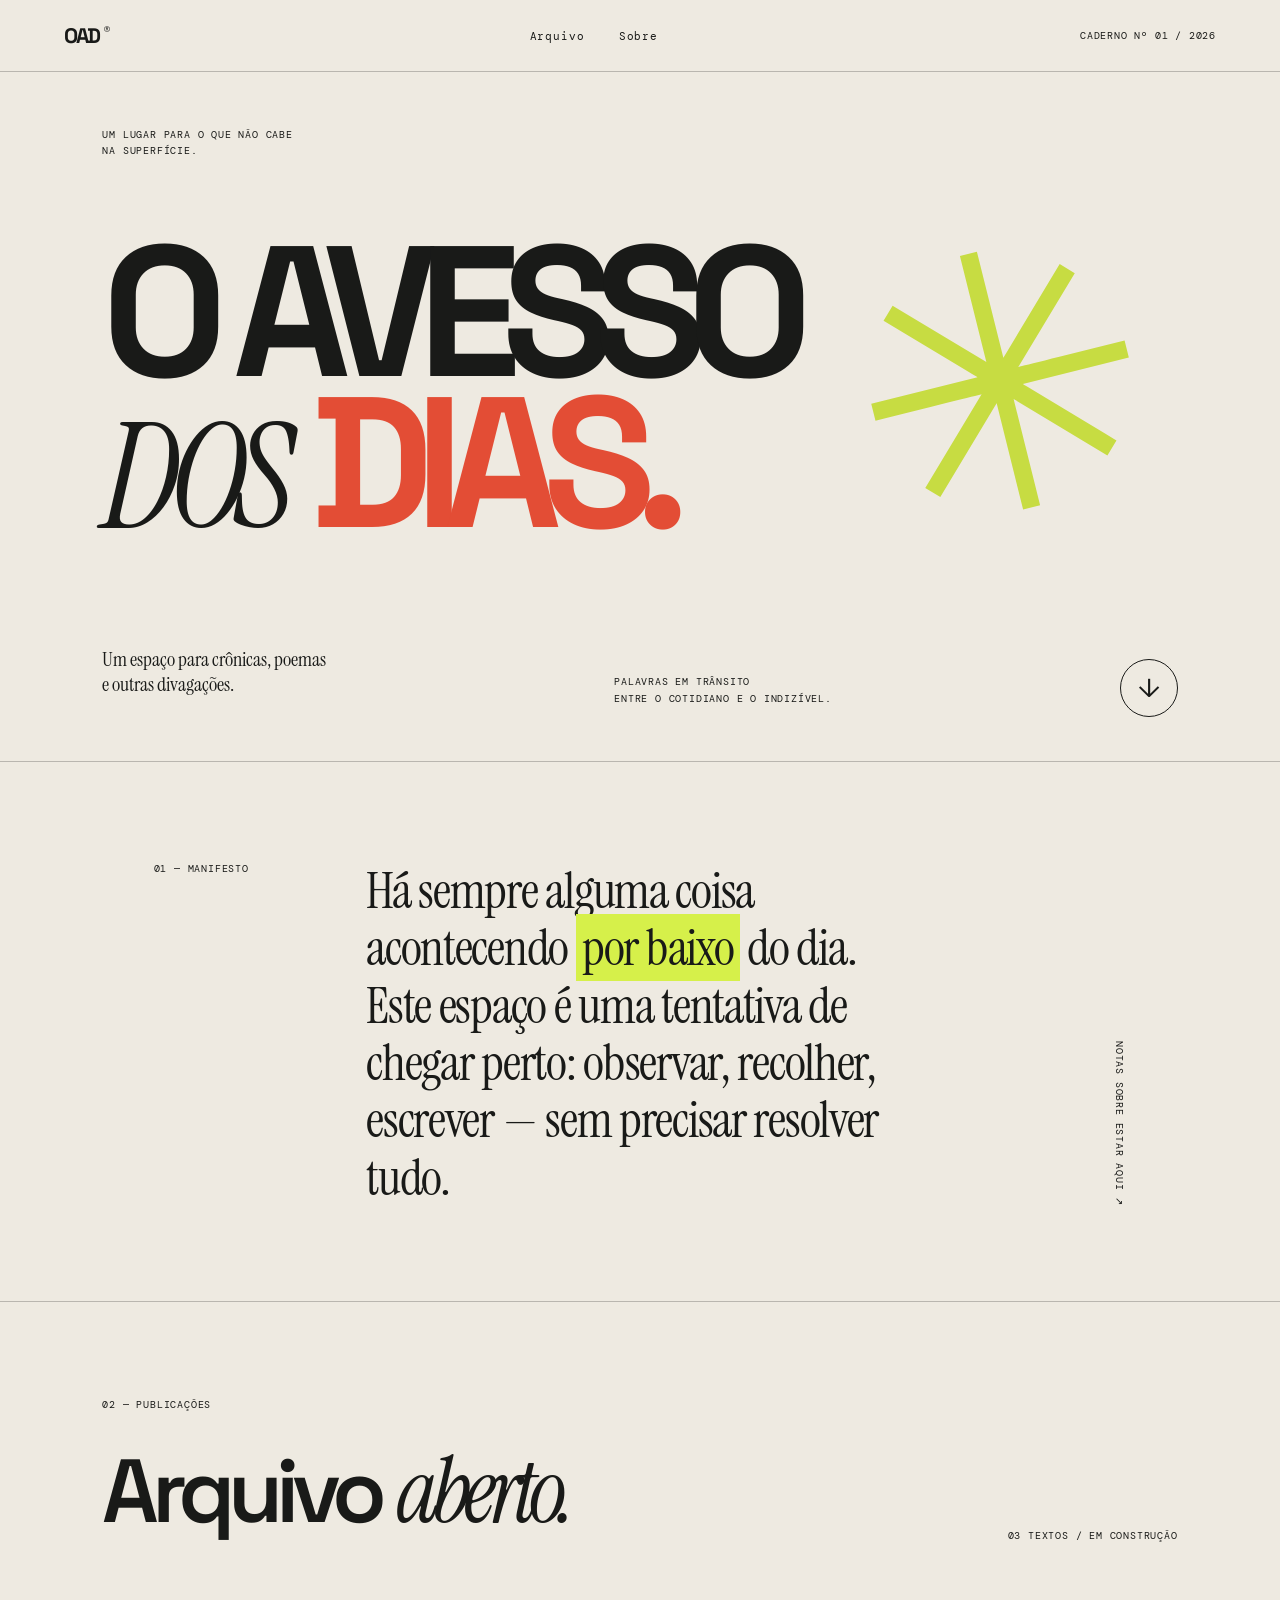
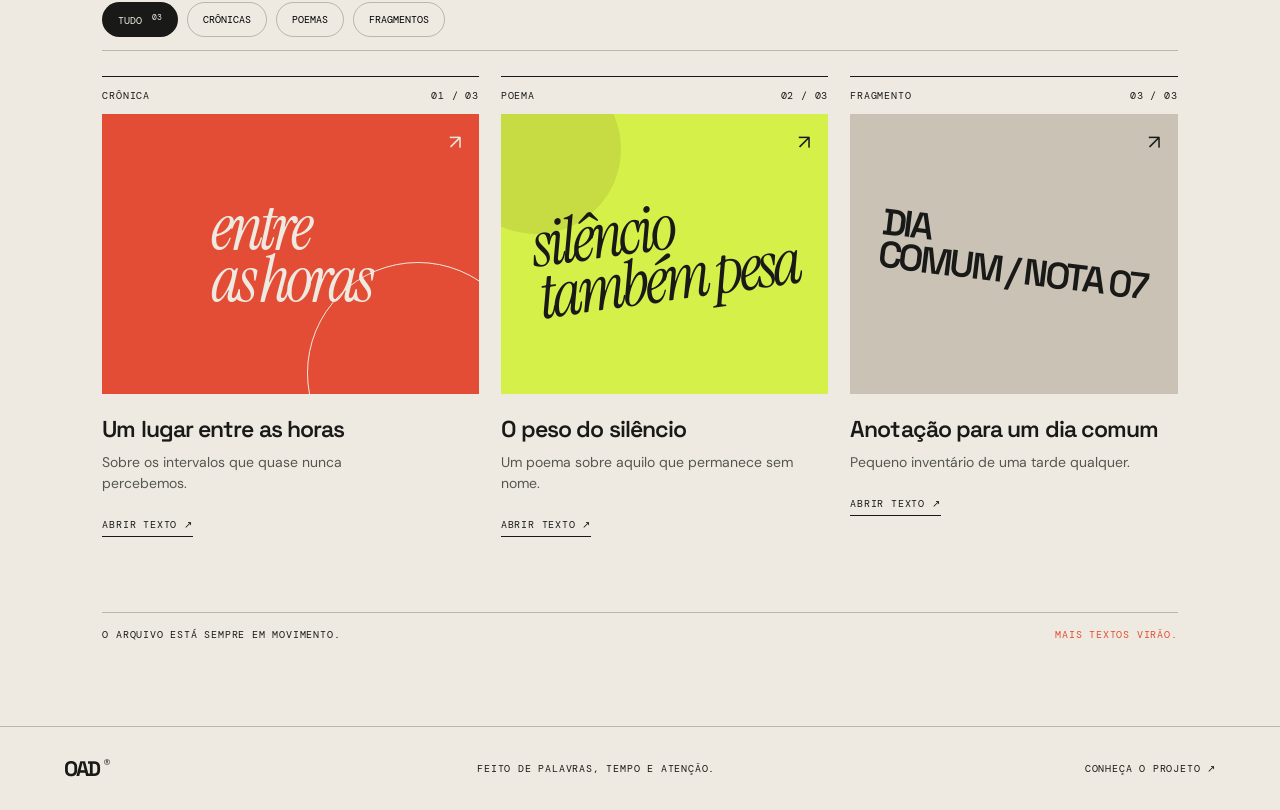
<file: index.html>
<!doctype html>
<html lang="pt-BR">
<head>
  <meta charset="utf-8"><meta name="viewport" content="width=device-width, initial-scale=1">
  <meta name="description" content="O Avesso dos Dias — um espaço para crônicas, poemas e outras divagações.">
  <title>O Avesso dos Dias — escrita em estado de experiência</title>
  <link rel="preconnect" href="https://fonts.googleapis.com">
  <link rel="preconnect" href="https://fonts.gstatic.com" crossorigin>
  <link href="https://fonts.googleapis.com/css2?family=DM+Mono:wght@400;500&family=DM+Sans:wght@400;500;700&family=Space+Grotesk:wght@400;500;600;700&display=swap" rel="stylesheet">
  <link rel="stylesheet" href="style.css">
</head>
<body>
<header class="topbar">
  <a class="wordmark" href="index.html">OAD<span>®</span></a>
  <nav><a href="#arquivo">Arquivo</a><a href="sobre.html">Sobre</a></nav>
  <span class="edition">CADERNO Nº 01 / 2026</span>
</header>
<main>
  <section class="hero">
    <div class="hero-index">UM LUGAR PARA O QUE NÃO CABE<br>NA SUPERFÍCIE.</div>
    <h1>O AVESSO<br><em>DOS</em> <span>DIAS.</span></h1>
    <div class="hero-bottom">
      <p>Um espaço para crônicas, poemas<br>e outras divagações.</p>
      <p class="hero-note">PALAVRAS EM TRÂNSITO<br>ENTRE O COTIDIANO E O INDIZÍVEL.</p>
      <a class="circle-link" href="#arquivo" aria-label="Ir para o arquivo">↓</a>
    </div>
    <div class="hero-mark" aria-hidden="true">✳</div>
  </section>

  <section class="statement">
    <span class="eyebrow">01 — MANIFESTO</span>
    <p>Há sempre alguma coisa acontecendo <span>por baixo</span> do dia. Este espaço é uma tentativa de chegar perto: observar, recolher, escrever — sem precisar resolver tudo.</p>
    <span class="statement-side">NOTAS SOBRE ESTAR AQUI ↗</span>
  </section>

  <section id="arquivo" class="archive">
    <div class="section-head">
      <div><span class="eyebrow">02 — PUBLICAÇÕES</span><h2>Arquivo <i>aberto.</i></h2></div>
      <span class="archive-count">03 TEXTOS / EM CONSTRUÇÃO</span>
    </div>
    <div class="filter-row" role="group" aria-label="Filtrar publicações">
      <button class="filter active" data-filter="todos">Tudo <sup>03</sup></button>
      <button class="filter" data-filter="cronica">Crônicas</button>
      <button class="filter" data-filter="poema">Poemas</button>
      <button class="filter" data-filter="fragmento">Fragmentos</button>
    </div>
    <div class="post-grid">
      <a class="post-card post-featured" data-category="cronica" href="textos/um-lugar-entre-as-horas.html">
        <div class="card-meta"><span>CRÔNICA</span><span>01 / 03</span></div>
        <div class="card-art art-one"><span>entre<br>as horas</span><b>↗</b></div>
        <h3>Um lugar entre as horas</h3><p>Sobre os intervalos que quase nunca percebemos.</p>
        <span class="read-link">ABRIR TEXTO ↗</span>
      </a>
      <a class="post-card" data-category="poema" href="textos/o-peso-do-silencio.html">
        <div class="card-meta"><span>POEMA</span><span>02 / 03</span></div>
        <div class="card-art art-two"><span>silêncio<br>também pesa</span><b>↗</b></div>
        <h3>O peso do silêncio</h3><p>Um poema sobre aquilo que permanece sem nome.</p>
        <span class="read-link">ABRIR TEXTO ↗</span>
      </a>
      <a class="post-card" data-category="fragmento" href="textos/anotacao-para-um-dia-comum.html">
        <div class="card-meta"><span>FRAGMENTO</span><span>03 / 03</span></div>
        <div class="card-art art-three"><span>dia<br>comum / nota 07</span><b>↗</b></div>
        <h3>Anotação para um dia comum</h3><p>Pequeno inventário de uma tarde qualquer.</p>
        <span class="read-link">ABRIR TEXTO ↗</span>
      </a>
    </div>
    <p class="archive-foot">O ARQUIVO ESTÁ SEMPRE EM MOVIMENTO. <span>MAIS TEXTOS VIRÃO.</span></p>
  </section>
</main>
<footer><a class="wordmark" href="#">OAD<span>®</span></a><span>FEITO DE PALAVRAS, TEMPO E ATENÇÃO.</span><a href="sobre.html">CONHEÇA O PROJETO ↗</a></footer>
<script src="script.js"></script>
</body></html>
</file>
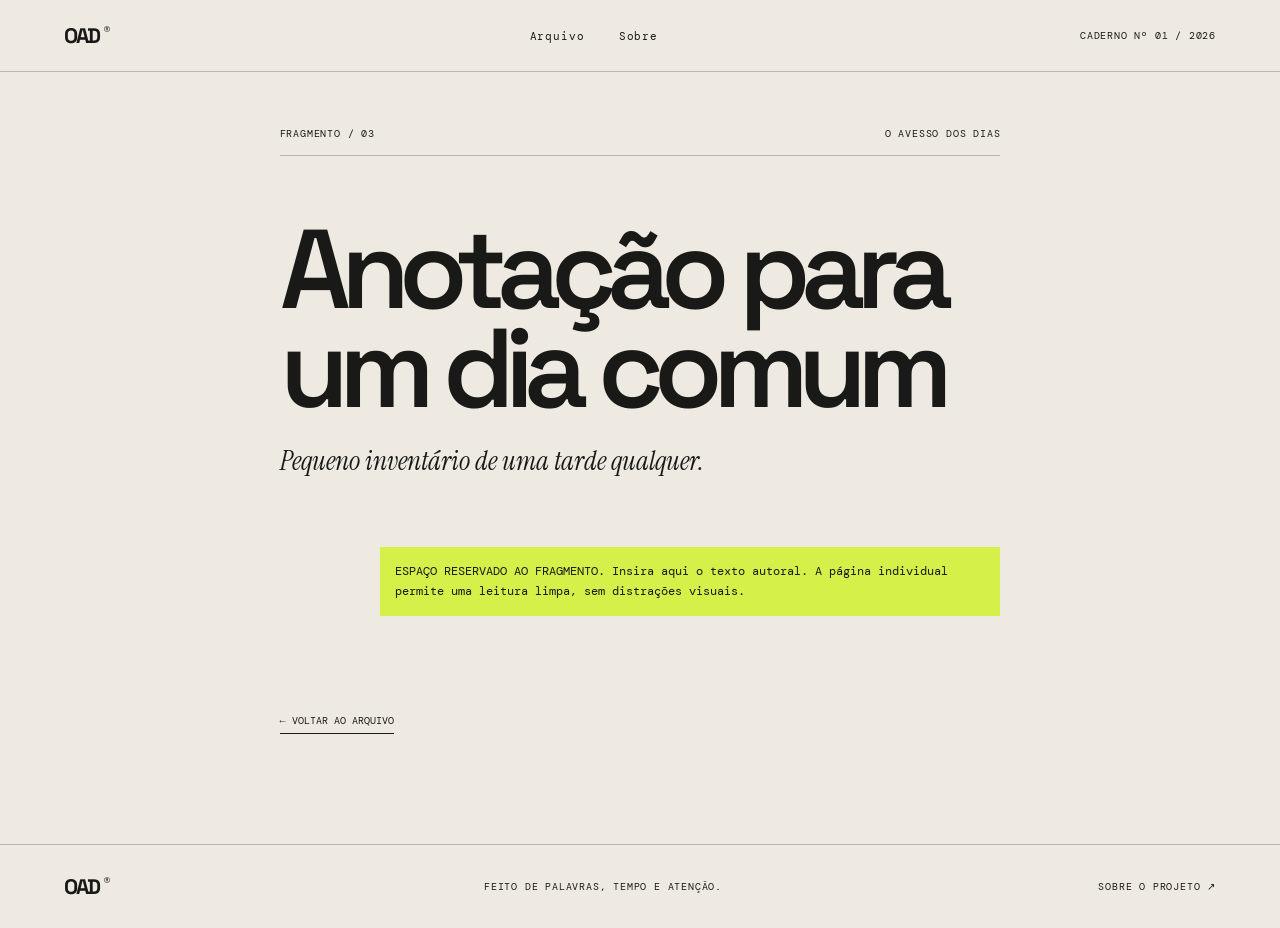
<file: anotacao-para-um-dia-comum.html>
<!doctype html><html lang="pt-BR"><head><meta charset="utf-8"><meta name="viewport" content="width=device-width, initial-scale=1"><title>Anotação para um dia comum — O Avesso dos Dias</title><link rel="preconnect" href="https://fonts.googleapis.com"><link rel="preconnect" href="https://fonts.gstatic.com" crossorigin><link href="https://fonts.googleapis.com/css2?family=DM+Mono:wght@400;500&family=DM+Sans:wght@400;500;700&family=Space+Grotesk:wght@400;500;600;700&family=Instrument+Serif:ital@0;1&display=swap" rel="stylesheet"><link rel="stylesheet" href="../style.css"></head><body><header class="topbar"><a class="wordmark" href="../index.html">OAD<span>®</span></a><nav><a href="../index.html#arquivo">Arquivo</a><a href="../sobre.html">Sobre</a></nav><span class="edition">CADERNO Nº 01 / 2026</span></header><main class="article-shell"><div class="article-top"><span>FRAGMENTO / 03</span><span>O AVESSO DOS DIAS</span></div><h1 class="article-title">Anotação para um dia comum</h1><p class="article-deck">Pequeno inventário de uma tarde qualquer.</p><div class="article-body"><p class="placeholder">ESPAÇO RESERVADO AO FRAGMENTO. Insira aqui o texto autoral. A página individual permite uma leitura limpa, sem distrações visuais.</p></div><a class="back-link" href="../index.html#arquivo">← VOLTAR AO ARQUIVO</a></main><footer><a class="wordmark" href="../index.html">OAD<span>®</span></a><span>FEITO DE PALAVRAS, TEMPO E ATENÇÃO.</span><a href="../sobre.html">SOBRE O PROJETO ↗</a></footer></body></html>
</file>
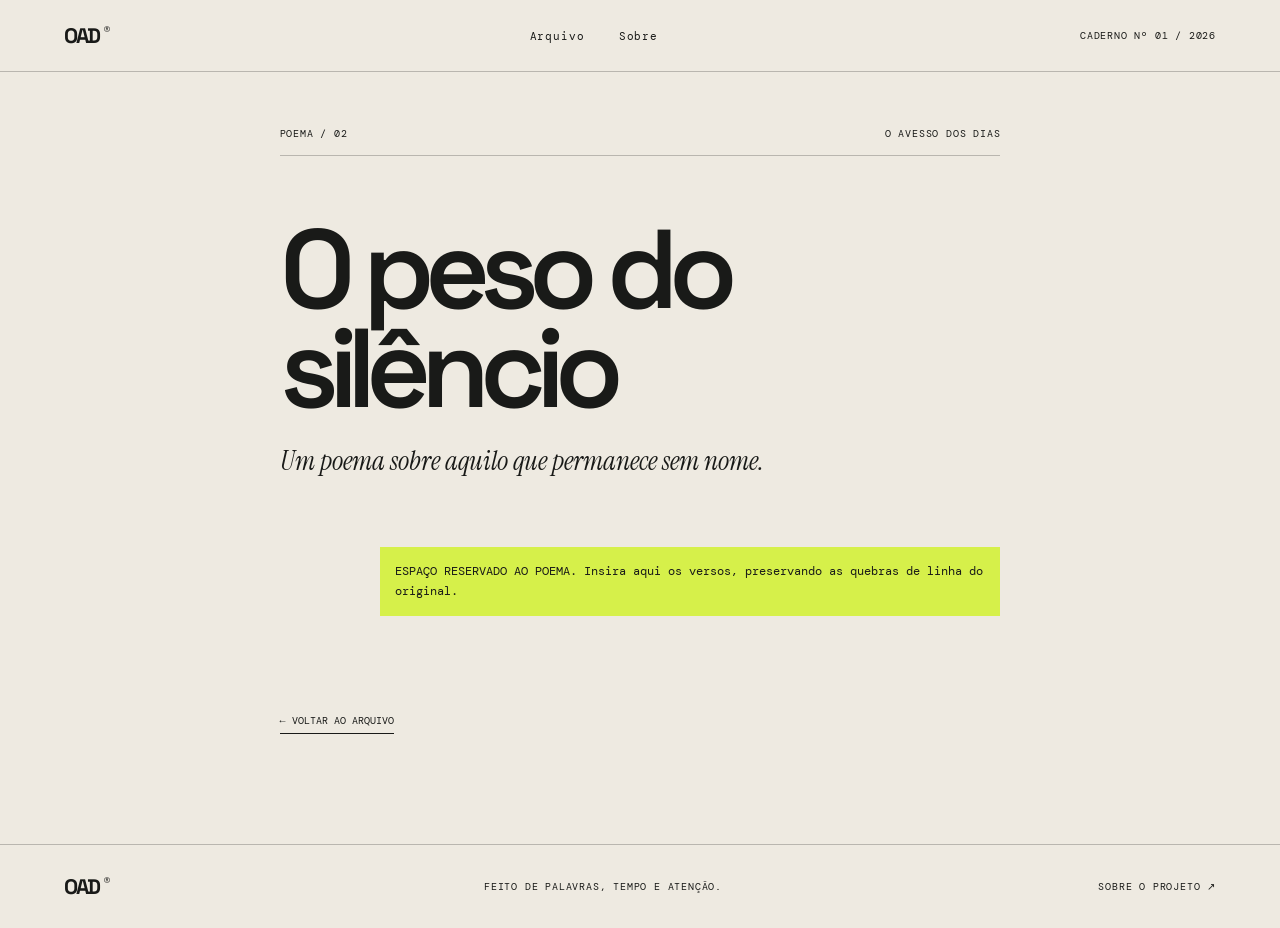
<file: o-peso-do-silencio.html>
<!doctype html><html lang="pt-BR"><head><meta charset="utf-8"><meta name="viewport" content="width=device-width, initial-scale=1"><title>O peso do silêncio — O Avesso dos Dias</title><link rel="preconnect" href="https://fonts.googleapis.com"><link rel="preconnect" href="https://fonts.gstatic.com" crossorigin><link href="https://fonts.googleapis.com/css2?family=DM+Mono:wght@400;500&family=DM+Sans:wght@400;500;700&family=Space+Grotesk:wght@400;500;600;700&family=Instrument+Serif:ital@0;1&display=swap" rel="stylesheet"><link rel="stylesheet" href="../style.css"></head><body><header class="topbar"><a class="wordmark" href="../index.html">OAD<span>®</span></a><nav><a href="../index.html#arquivo">Arquivo</a><a href="../sobre.html">Sobre</a></nav><span class="edition">CADERNO Nº 01 / 2026</span></header><main class="article-shell"><div class="article-top"><span>POEMA / 02</span><span>O AVESSO DOS DIAS</span></div><h1 class="article-title">O peso do silêncio</h1><p class="article-deck">Um poema sobre aquilo que permanece sem nome.</p><div class="article-body"><p class="placeholder">ESPAÇO RESERVADO AO POEMA. Insira aqui os versos, preservando as quebras de linha do original.</p></div><a class="back-link" href="../index.html#arquivo">← VOLTAR AO ARQUIVO</a></main><footer><a class="wordmark" href="../index.html">OAD<span>®</span></a><span>FEITO DE PALAVRAS, TEMPO E ATENÇÃO.</span><a href="../sobre.html">SOBRE O PROJETO ↗</a></footer></body></html>
</file>
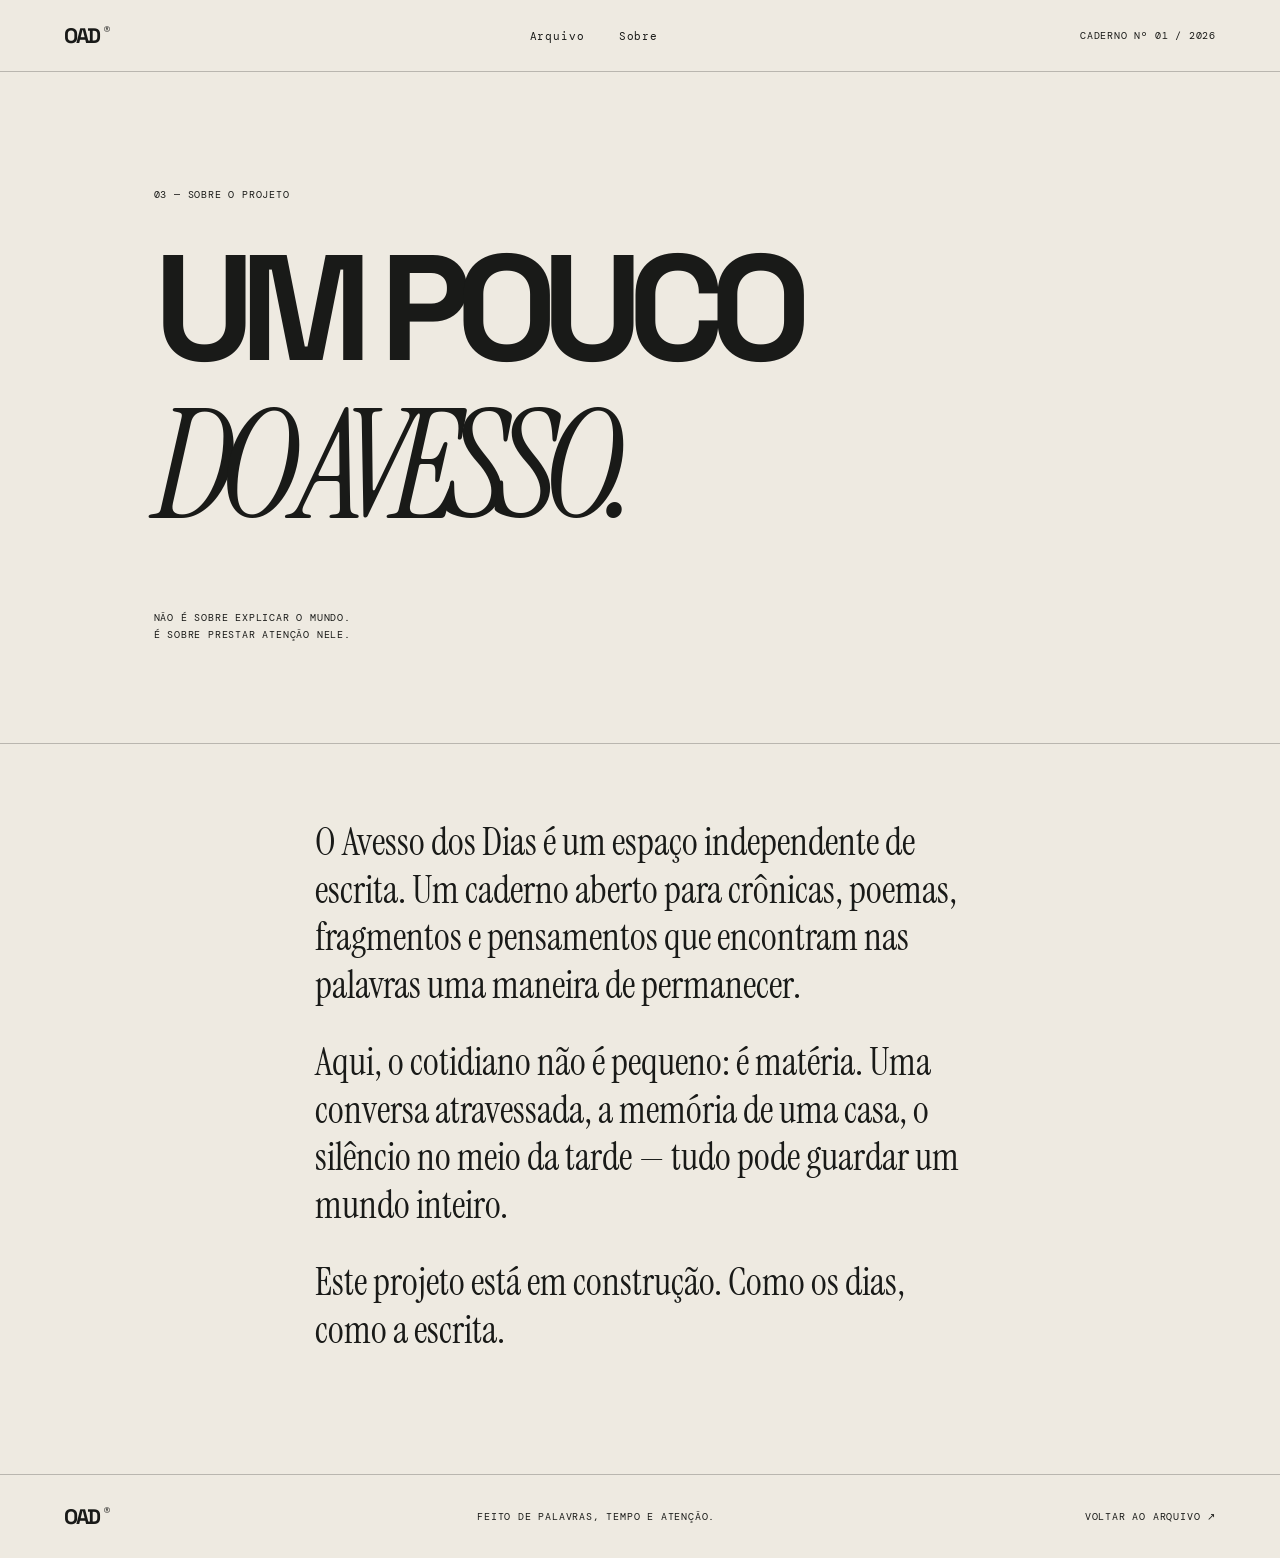
<file: sobre.html>
<!doctype html><html lang="pt-BR"><head><meta charset="utf-8"><meta name="viewport" content="width=device-width, initial-scale=1"><title>Sobre — O Avesso dos Dias</title><link rel="preconnect" href="https://fonts.googleapis.com"><link rel="preconnect" href="https://fonts.gstatic.com" crossorigin><link href="https://fonts.googleapis.com/css2?family=DM+Mono:wght@400;500&family=DM+Sans:wght@400;500;700&family=Space+Grotesk:wght@400;500;600;700&family=Instrument+Serif:ital@0;1&display=swap" rel="stylesheet"><link rel="stylesheet" href="style.css"></head><body><header class="topbar"><a class="wordmark" href="index.html">OAD<span>®</span></a><nav><a href="index.html#arquivo">Arquivo</a><a href="sobre.html">Sobre</a></nav><span class="edition">CADERNO Nº 01 / 2026</span></header><main><section class="about-hero"><span class="eyebrow">03 — SOBRE O PROJETO</span><h1>UM POUCO<br><em>DO AVESSO.</em></h1><p class="hero-note">NÃO É SOBRE EXPLICAR O MUNDO.<br>É SOBRE PRESTAR ATENÇÃO NELE.</p></section><section class="about-copy"><p>O Avesso dos Dias é um espaço independente de escrita. Um caderno aberto para crônicas, poemas, fragmentos e pensamentos que encontram nas palavras uma maneira de permanecer.</p><p>Aqui, o cotidiano não é pequeno: é matéria. Uma conversa atravessada, a memória de uma casa, o silêncio no meio da tarde — tudo pode guardar um mundo inteiro.</p><p>Este projeto está em construção. Como os dias, como a escrita.</p></section></main><footer><a class="wordmark" href="index.html">OAD<span>®</span></a><span>FEITO DE PALAVRAS, TEMPO E ATENÇÃO.</span><a href="index.html#arquivo">VOLTAR AO ARQUIVO ↗</a></footer></body></html>
</file>
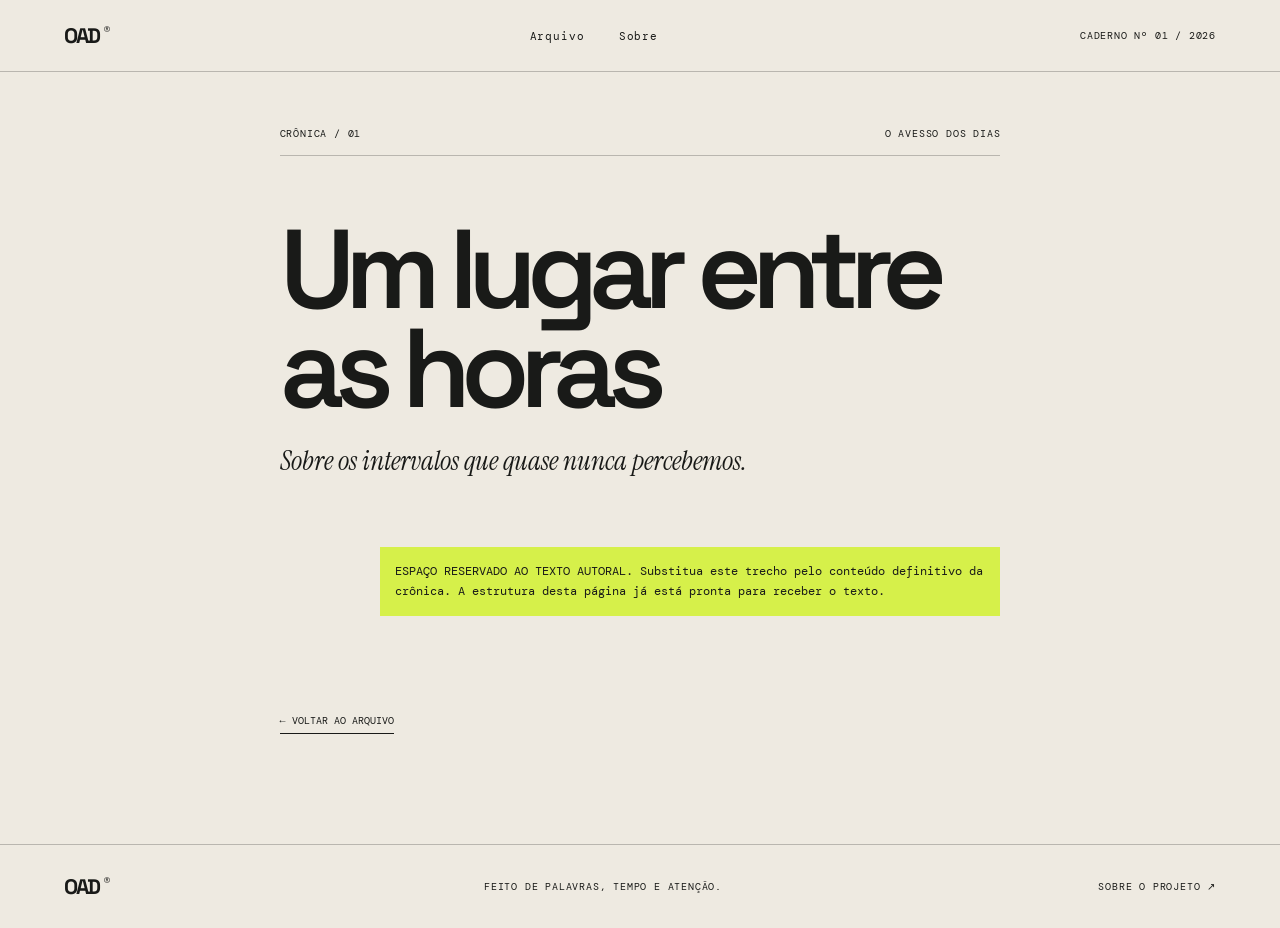
<file: um-lugar-entre-as-horas.html>
<!doctype html><html lang="pt-BR"><head><meta charset="utf-8"><meta name="viewport" content="width=device-width, initial-scale=1"><title>Um lugar entre as horas — O Avesso dos Dias</title><link rel="preconnect" href="https://fonts.googleapis.com"><link rel="preconnect" href="https://fonts.gstatic.com" crossorigin><link href="https://fonts.googleapis.com/css2?family=DM+Mono:wght@400;500&family=DM+Sans:wght@400;500;700&family=Space+Grotesk:wght@400;500;600;700&family=Instrument+Serif:ital@0;1&display=swap" rel="stylesheet"><link rel="stylesheet" href="../style.css"></head><body><header class="topbar"><a class="wordmark" href="../index.html">OAD<span>®</span></a><nav><a href="../index.html#arquivo">Arquivo</a><a href="../sobre.html">Sobre</a></nav><span class="edition">CADERNO Nº 01 / 2026</span></header><main class="article-shell"><div class="article-top"><span>CRÔNICA / 01</span><span>O AVESSO DOS DIAS</span></div><h1 class="article-title">Um lugar entre as horas</h1><p class="article-deck">Sobre os intervalos que quase nunca percebemos.</p><div class="article-body"><p class="placeholder">ESPAÇO RESERVADO AO TEXTO AUTORAL. Substitua este trecho pelo conteúdo definitivo da crônica. A estrutura desta página já está pronta para receber o texto.</p></div><a class="back-link" href="../index.html#arquivo">← VOLTAR AO ARQUIVO</a></main><footer><a class="wordmark" href="../index.html">OAD<span>®</span></a><span>FEITO DE PALAVRAS, TEMPO E ATENÇÃO.</span><a href="../sobre.html">SOBRE O PROJETO ↗</a></footer></body></html>
</file>
<file: style.css>
@import url('https://fonts.googleapis.com/css2?family=Instrument+Serif:ital@0;1&display=swap');
:root{--paper:#eeeae1;--ink:#191a18;--acid:#d6f04a;--red:#e34d35;--line:rgba(25,26,24,.25);--mono:"DM Mono",monospace;--sans:"DM Sans",sans-serif;--display:"Space Grotesk",sans-serif}
*{box-sizing:border-box}html{scroll-behavior:smooth}body{margin:0;background:var(--paper);color:var(--ink);font-family:var(--sans)}a{color:inherit;text-decoration:none}.topbar{height:72px;padding:0 5vw;border-bottom:1px solid var(--line);display:flex;align-items:center;justify-content:space-between;font-family:var(--mono);font-size:11px;letter-spacing:.08em}.wordmark{font:700 21px var(--display);letter-spacing:-.1em}.wordmark span{font:10px var(--mono);vertical-align:top;margin-left:5px}.topbar nav{display:flex;gap:34px}.topbar nav a:hover,footer a:hover{ text-decoration:underline;text-decoration-thickness:2px;text-underline-offset:5px}.edition,.eyebrow,.hero-index,.hero-note,.statement-side,.archive-count,.card-meta,.read-link,.archive-foot,footer>span,footer>a:last-child{font:10px var(--mono);letter-spacing:.08em}.hero{min-height:690px;padding:55px 8vw 35px;position:relative;overflow:hidden;border-bottom:1px solid var(--line)}.hero-index{line-height:1.6;position:relative;z-index:2}.hero h1{font:700 clamp(76px,14.5vw,210px)/.77 var(--display);letter-spacing:-.105em;margin:82px 0 55px;position:relative;z-index:2}.hero h1 em{font:italic .78em "Instrument Serif",serif;letter-spacing:-.08em}.hero h1 span{color:var(--red)}.hero-bottom{display:flex;align-items:end;justify-content:space-between;position:relative;z-index:2}.hero-bottom p:first-child{font:20px/1.25 "Instrument Serif",serif}.hero-note{line-height:1.7}.circle-link{width:58px;height:58px;border:1px solid var(--ink);border-radius:50%;display:grid;place-items:center;font-size:26px;transition:.2s}.circle-link:hover{background:var(--acid);transform:rotate(45deg)}.hero-mark{position:absolute;right:10%;top:20%;font-size:clamp(150px,28vw,390px);color:var(--acid);mix-blend-mode:multiply;transform:rotate(-14deg);line-height:1}.statement{padding:100px 12vw 95px;display:grid;grid-template-columns:1fr 3fr 1fr;gap:30px;border-bottom:1px solid var(--line)}.statement p{font:clamp(28px,4vw,54px)/1.12 "Instrument Serif",serif;letter-spacing:-.025em;margin:0}.statement p span{background:var(--acid);padding:0 .12em}.statement-side{align-self:end;writing-mode:vertical-rl;justify-self:end}.archive{padding:90px 8vw 75px}.section-head{display:flex;justify-content:space-between;align-items:end}.section-head h2{font:600 clamp(45px,7vw,90px)/.9 var(--display);letter-spacing:-.08em;margin:20px 0 0}.section-head h2 i{font:italic 1em "Instrument Serif",serif}.archive-count{padding-bottom:8px}.filter-row{display:flex;gap:9px;margin:52px 0 25px;border-bottom:1px solid var(--line);padding-bottom:13px}.filter{border:1px solid var(--line);background:transparent;border-radius:30px;padding:9px 15px;font:10px var(--mono);text-transform:uppercase;cursor:pointer}.filter.active,.filter:hover{background:var(--ink);color:var(--paper)}.filter sup{font-size:8px;margin-left:4px}.post-grid{display:grid;grid-template-columns:1.15fr 1fr 1fr;gap:22px}.post-card{display:block;min-width:0}.post-card[hidden]{display:none}.card-meta{display:flex;justify-content:space-between;padding:12px 0;border-top:1px solid var(--ink)}.card-art{height:280px;position:relative;overflow:hidden;display:flex;align-items:center;justify-content:center;margin-bottom:20px}.card-art span{font:italic clamp(36px,5vw,68px)/.82 "Instrument Serif",serif;letter-spacing:-.06em;position:relative;z-index:1}.card-art b{position:absolute;right:17px;top:15px;font:20px var(--sans)}.art-one{background:var(--red);color:var(--paper);transform:none}.art-one:after{content:"";position:absolute;width:220px;height:220px;border:1px solid var(--paper);border-radius:50%;right:-50px;bottom:-90px}.art-two{background:var(--acid);color:var(--ink)}.art-two span{transform:rotate(-8deg)}.art-two:after{content:"";position:absolute;width:170px;height:170px;background:var(--paper);border-radius:50%;left:-50px;top:-50px;mix-blend-mode:multiply}.art-three{background:#c9c2b5;color:var(--ink)}.art-three span{font:600 37px/.9 var(--display);text-transform:uppercase;letter-spacing:-.08em;transform:rotate(7deg)}.post-card h3{font:600 23px var(--display);letter-spacing:-.04em;margin:0 0 8px}.post-card p{font:14px/1.5 var(--sans);max-width:300px;margin:0 0 18px;color:#55564f}.read-link{display:inline-block;border-bottom:1px solid var(--ink);padding-bottom:5px}.post-card:hover .card-art{filter:saturate(1.2);transform:translateY(-4px);transition:.2s}.archive-foot{border-top:1px solid var(--line);margin-top:75px;padding-top:15px;display:flex;justify-content:space-between}.archive-foot span{color:var(--red)}footer{border-top:1px solid var(--line);padding:28px 5vw;display:flex;align-items:center;justify-content:space-between;gap:15px}.about-hero{padding:110px 12vw 90px;border-bottom:1px solid var(--line)}.about-hero h1{font:700 clamp(65px,12vw,150px)/.8 var(--display);letter-spacing:-.1em;margin:45px 0}.about-hero h1 em{font:italic 1em "Instrument Serif",serif}.about-copy{max-width:700px;margin:75px auto 120px;padding:0 25px;font:clamp(23px,3.2vw,38px)/1.25 "Instrument Serif",serif}.about-copy p{margin:0 0 30px}.article-shell{max-width:900px;margin:auto;padding:55px 7vw 110px}.article-top{display:flex;justify-content:space-between;font:10px var(--mono);letter-spacing:.08em;border-bottom:1px solid var(--line);padding-bottom:15px}.article-title{font:600 clamp(54px,10vw,112px)/.88 var(--display);letter-spacing:-.09em;margin:65px 0 25px}.article-deck{font:italic 27px/1.2 "Instrument Serif",serif;max-width:550px;margin-bottom:70px}.article-body{max-width:620px;margin-left:auto;font:20px/1.75 "Instrument Serif",serif}.article-body p{margin:0 0 28px}.article-body .placeholder{font:12px/1.6 var(--mono);background:var(--acid);padding:15px}.back-link{display:inline-block;margin-top:70px;font:10px var(--mono);border-bottom:1px solid;padding-bottom:6px}
@media(max-width:700px){.topbar{padding:0 5vw}.edition{display:none}.hero{min-height:590px;padding:42px 6vw 30px}.hero h1{margin:110px 0 75px;font-size:clamp(68px,17vw,120px)}.hero-mark{right:-8%;top:28%;font-size:240px}.hero-note{display:none}.statement{padding:65px 7vw;grid-template-columns:1fr;gap:25px}.statement-side{writing-mode:initial;justify-self:start}.archive{padding:65px 6vw}.section-head{align-items:start;gap:15px;flex-direction:column}.filter-row{overflow-x:auto}.post-grid{grid-template-columns:1fr;gap:35px}.card-art{height:260px}.archive-foot{line-height:1.7;gap:15px}.archive-foot span{text-align:right}footer{flex-wrap:wrap}footer>span{order:3;width:100%}.about-hero{padding:75px 7vw}.article-shell{padding:35px 7vw 80px}.article-title{margin-top:55px}.article-body{font-size:19px}}
</file>
